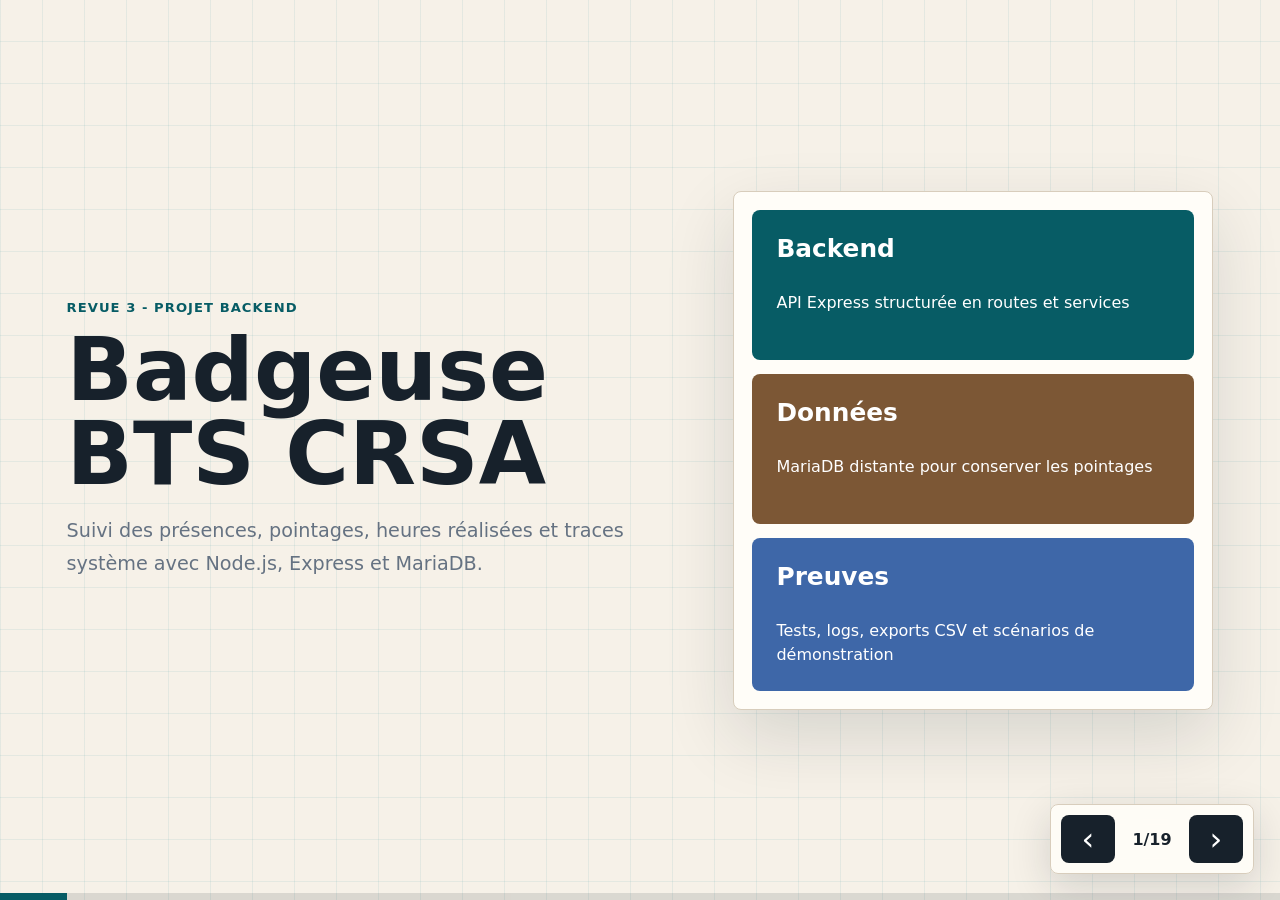
<file: index.html>
<!DOCTYPE html>
<html lang="fr">
<head>
  <meta charset="UTF-8">
  <meta name="viewport" content="width=device-width, initial-scale=1.0">
  <title>Revue 3 - Badgeuse BTS CRSA</title>
  <link rel="stylesheet" href="./revue3.css">
</head>
<body>
  <main class="deck" id="deck">
    <section class="slide cover active" data-title="Introduction">
      <div class="slide-copy">
        <p class="kicker">Revue 3 - Projet backend</p>
        <h1>Badgeuse BTS CRSA</h1>
        <p class="lead">
          Suivi des présences, pointages, heures réalisées et traces système avec
          Node.js, Express et MariaDB.
        </p>
      </div>
      <div class="cover-panel">
        <div>
          <strong>Backend</strong>
          <span>API Express structurée en routes et services</span>
        </div>
        <div>
          <strong>Données</strong>
          <span>MariaDB distante pour conserver les pointages</span>
        </div>
        <div>
          <strong>Preuves</strong>
          <span>Tests, logs, exports CSV et scénarios de démonstration</span>
        </div>
      </div>
    </section>

    <section class="slide" data-title="Contexte">
      <div class="slide-copy">
        <p class="kicker">Remise en contexte</p>
        <h2>Point de départ</h2>
        <p>
          Le besoin est de remplacer un suivi manuel des présences par un système
          centralisé. Un étudiant pointe, le serveur traite l'information, la base
          conserve les données, puis l'interface affiche l'état du jour et les heures.
        </p>
      </div>
      <div class="cards three">
        <article>
          <span>01</span>
          <h3>Fiabiliser</h3>
          <p>Éviter les oublis et garder une trace exploitable.</p>
        </article>
        <article>
          <span>02</span>
          <h3>Centraliser</h3>
          <p>Avoir les étudiants, présences et rapports au même endroit.</p>
        </article>
        <article>
          <span>03</span>
          <h3>Présenter</h3>
          <p>Montrer un backend compréhensible, pas seulement du code.</p>
        </article>
      </div>
    </section>

    <section class="slide diagram-slide" data-title="Diagramme de déploiement">
      <div class="slide-copy">
        <p class="kicker">Diagrammes du projet</p>
        <h2>Diagramme de déploiement</h2>
        <p>
          Ce schéma montre où se trouvent les parties du système: le matériel de badgeuse,
          le serveur de pointage, la base de données et le poste d'administration.
        </p>
      </div>
      <button class="diagram image-diagram" type="button" data-zoom="Diagramme de déploiement">
        <img src="./assets/revue3/diagramme-deploiement.png" alt="Diagramme de déploiement du système Badge CRSA">
        <span class="diagram-caption">Cliquer pour zoomer le diagramme.</span>
      </button>
    </section>

    <section class="slide diagram-slide" data-title="Cas d'utilisation">
      <div class="slide-copy">
        <p class="kicker">Diagrammes du projet</p>
        <h2>Cas d'utilisation</h2>
        <p>
          Ce diagramme montre les actions principales: badger, saisir un code de secours,
          consulter les rapports, exporter les données et gérer les comptes étudiants.
        </p>
      </div>
      <button class="diagram image-diagram" type="button" data-zoom="Diagramme de cas d'utilisation">
        <img src="./assets/revue3/diagramme-cas-utilisation.png" alt="Diagramme de cas d'utilisation du système Badge CRSA">
        <span class="diagram-caption">Les flèches montrent quelles actions mettent à jour les rapports.</span>
      </button>
    </section>

    <section class="slide diagram-slide" data-title="Diagramme de Gantt">
      <div class="slide-copy">
        <p class="kicker">Diagrammes du projet</p>
        <h2>Planning du projet</h2>
        <p>
          Le Gantt sert à expliquer la répartition du travail: base de données, backend,
          interface d'administration, tests, corrections et préparation de l'oral.
        </p>
      </div>
      <button class="diagram image-diagram" type="button" data-zoom="Diagramme de Gantt">
        <img src="./assets/revue3/diagramme-gantt.png" alt="Diagramme de Gantt du projet Badgeuse BTS CRSA">
        <span class="diagram-caption">Ce visuel permet de situer la revue 3 dans l'avancement global.</span>
      </button>
    </section>

    <section class="slide diagram-slide" data-title="Schéma relationnel">
      <div class="slide-copy">
        <p class="kicker">Diagrammes du projet</p>
        <h2>Schéma relationnel</h2>
        <p>
          Ici on voit les tables réellement utilisées: étudiants, pointages, sessions,
          utilisateurs et logs. C'est la partie la plus importante pour expliquer la base.
        </p>
      </div>
      <button class="diagram image-diagram" type="button" data-zoom="Schéma relationnel de la base">
        <img src="./assets/revue3/schema-relationnel.png" alt="Schéma relationnel de la base de données Badge CRSA">
        <span class="diagram-caption">Les liens partent surtout de la table étudiants vers les pointages et sessions.</span>
      </button>
    </section>

    <section class="slide diagram-slide" data-title="MCD simplifié">
      <div class="slide-copy">
        <p class="kicker">Diagrammes du projet</p>
        <h2>MCD simplifié</h2>
        <p>
          Cette version est plus facile à expliquer: l'étudiant est au centre, puis on voit
          autour les pointages, les sessions, les présences journalières, les utilisateurs et les logs.
        </p>
      </div>
      <button class="diagram image-diagram" type="button" data-zoom="MCD simplifié">
        <img src="./assets/revue3/mcd-simple.png" alt="MCD simplifié du projet Badgeuse BTS CRSA">
        <span class="diagram-caption">Le MCD sert à expliquer le sens des données, le schéma relationnel sert à montrer les tables exactes.</span>
      </button>
    </section>

    <section class="slide diagram-slide" data-title="Diagramme de séquence">
      <div class="slide-copy">
        <p class="kicker">Diagrammes du projet</p>
        <h2>Diagramme de séquence</h2>
        <p>
          Ce diagramme décrit le scénario complet: arrivée, départ, oubli de badge,
          détection en fin de journée et correction administrative.
        </p>
      </div>
      <button class="diagram image-diagram" type="button" data-zoom="Diagramme de séquence">
        <img src="./assets/revue3/diagramme-sequence.png" alt="Diagramme de séquence des pointages arrivée départ et correction">
        <span class="diagram-caption">C'est le meilleur schéma pour expliquer la logique métier du pointage.</span>
      </button>
    </section>

    <section class="slide" data-title="Revue 2 vers revue 3">
      <div class="slide-copy">
        <p class="kicker">Transition</p>
        <h2>Ce qui a évolué depuis</h2>
        <p>
          La revue 2 posait la base technique. La revue 3 montre une version plus
          complète, avec des règles métier, des exports, des logs et des tests.
        </p>
      </div>
      <div class="comparison">
        <article>
          <h3>Base de départ</h3>
          <ul>
            <li>Serveur Express en place</li>
            <li>Connexion MariaDB distante</li>
            <li>Premières routes API</li>
            <li>Authentification expliquée</li>
          </ul>
        </article>
        <article>
          <h3>Version actuelle</h3>
          <ul>
            <li>Routes séparées par domaine</li>
            <li>Services backend réutilisables</li>
            <li>Pointages transformés en sessions</li>
            <li>Logs, exports CSV et tests d'annexe</li>
          </ul>
        </article>
      </div>
    </section>

    <section class="slide" data-title="Architecture">
      <div class="slide-copy">
        <p class="kicker">Version actuelle</p>
        <h2>Architecture générale</h2>
        <p>
          Le projet garde une logique simple en trois couches. Le navigateur ne parle
          pas directement à la base: il passe toujours par le serveur Express.
        </p>
      </div>
      <button class="diagram wide" type="button" data-zoom="Architecture générale actuelle">
        <div class="node browser">
          <strong>Navigateur</strong>
          <span>HTML, CSS, JavaScript</span>
        </div>
        <div class="arrow">requete HTTP</div>
        <div class="node server">
          <strong>Backend Express</strong>
          <span>routes, session, services</span>
        </div>
        <div class="arrow">requete SQL</div>
        <div class="node db">
          <strong>MariaDB</strong>
          <span>données persistantes</span>
        </div>
      </button>
    </section>

    <section class="slide" data-title="Organisation backend">
      <div class="slide-copy">
        <p class="kicker">Version actuelle</p>
        <h2>Organisation du backend</h2>
        <p>
          Le code est séparé pour rester lisible: les routes reçoivent les requêtes,
          les services appliquent les règles, et les utilitaires gèrent les cas communs.
        </p>
      </div>
      <button class="diagram stack" type="button" data-zoom="Organisation du backend">
        <div class="layer">
          <strong>server.js</strong>
          <span>lancement du serveur et vérification de la base</span>
        </div>
        <div class="layer">
          <strong>src/app.js</strong>
          <span>middlewares, session, fichiers statiques et routes</span>
        </div>
        <div class="layer grid-layer">
          <span>authRoutes</span>
          <span>attendanceRoutes</span>
          <span>reportRoutes</span>
          <span>systemRoutes</span>
        </div>
        <div class="layer grid-layer">
          <span>attendanceService</span>
          <span>reportService</span>
          <span>systemLogService</span>
          <span>autoCloseService</span>
        </div>
      </button>
    </section>

    <section class="slide" data-title="Authentification">
      <div class="slide-copy">
        <p class="kicker">Sécurité</p>
        <h2>Connexion et routes protégées</h2>
        <p>
          L'utilisateur se connecte avec un compte actif. La session Express garde son
          identité, puis le middleware bloque les routes sensibles si personne n'est connecté.
        </p>
      </div>
      <button class="diagram sequence" type="button" data-zoom="Parcours d'authentification actuel">
        <div class="step"><b>1</b><span>Saisie login / mot de passe</span></div>
        <div class="step"><b>2</b><span>POST /auth/login</span></div>
        <div class="step"><b>3</b><span>Vérification dans utilisateurs</span></div>
        <div class="step"><b>4</b><span>Création de session</span></div>
        <div class="step"><b>5</b><span>Accès aux routes API protégées</span></div>
      </button>
    </section>

    <section class="slide" data-title="Pointages">
      <div class="slide-copy">
        <p class="kicker">Règle métier</p>
        <h2>Du pointage brut à la session</h2>
        <p>
          Un pointage est un événement simple: arrivée ou départ. Le backend reconstruit
          ensuite les sessions de présence avec une heure d'arrivée, une heure de départ
          et une durée en minutes.
        </p>
      </div>
      <button class="diagram pipeline" type="button" data-zoom="Traitement des pointages">
        <div><strong>ARRIVÉE</strong><span>badge, code ou manuel</span></div>
        <div><strong>pointages</strong><span>événements horodatés</span></div>
        <div><strong>syncPointagesForDate</strong><span>règle métier backend</span></div>
        <div><strong>sessions_presence</strong><span>durée calculée</span></div>
        <div><strong>DÉPART auto</strong><span>fermeture selon horaires</span></div>
      </button>
    </section>

    <section class="slide" data-title="API">
      <div class="slide-copy">
        <p class="kicker">API</p>
        <h2>Routes API importantes</h2>
        <p>
          Les routes sont regroupées par usage. C'est plus facile à maintenir.
        </p>
      </div>
      <button class="diagram api-map" type="button" data-zoom="Carte des routes API">
        <article>
          <h3>Authentification</h3>
          <code>POST /auth/login</code>
          <code>GET /auth/me</code>
        </article>
        <article>
          <h3>Étudiants</h3>
          <code>GET /api/students</code>
          <code>POST /api/students</code>
        </article>
        <article>
          <h3>Présence</h3>
          <code>POST /api/presence</code>
          <code>POST /api/manual/now</code>
        </article>
        <article>
          <h3>Rapports</h3>
          <code>GET /api/reports</code>
          <code>GET /api/progress</code>
        </article>
        <article>
          <h3>Système</h3>
          <code>GET /api/logs</code>
          <code>POST /api/debug/auto-close</code>
        </article>
      </button>
    </section>

    <section class="slide" data-title="Preuves">
      <div class="slide-copy">
        <p class="kicker">Tests et fiabilité</p>
        <h2>Ce que je peux prouver</h2>
        <p>
          L'annexe de tests montre que les comportements importants ne reposent pas
          uniquement sur des essais manuels.
        </p>
      </div>
      <button class="diagram proof" type="button" data-zoom="Preuves techniques">
        <article><strong>01</strong><span>Gestion correcte des heures et formats</span></article>
        <article><strong>02</strong><span>Logs système lisibles et exploitables</span></article>
        <article><strong>03</strong><span>Message clair si la base tombe</span></article>
        <article><strong>04</strong><span>Route protégée bloquée sans session</span></article>
        <article><strong>05</strong><span>Objectif de progression fiable par défaut</span></article>
        <article><strong>06</strong><span>Cas concrets faciles à rejouer</span></article>
      </button>
    </section>

    <section class="slide code-slide" data-title="Code commenté - route pointage">
      <div class="slide-copy">
        <p class="kicker">Code à expliquer</p>
        <h2>Route de pointage manuel</h2>
        <p>
          Cet extrait montre une route Express classique: on protège l'accès, on vérifie
          les données reçues, puis on appelle le service qui écrit en base.
        </p>
      </div>
      <div class="code-panel">
        <pre><code>router.post("/api/manual/now", requireAuth, async (req, res) =&gt; {
  // 1. On récupère les informations envoyées par l'interface.
  const { id_etudiant, action } = req.body;

  // 2. On évite d'écrire en base si la requête est incomplète.
  if (!id_etudiant || !action) {
    return res.status(400).json({ error: "Champs manquants" });
  }

  // 3. Seules deux actions sont autorisées: ARRIVEE ou DEPART.
  if (!ALLOWED_POINTAGE_TYPES.includes(action)) {
    return res.status(400).json({ error: "action invalide" });
  }

  // 4. Le service crée le pointage et resynchronise la journée.
  const result = await createManualPointage({ idEtudiant: id_etudiant, action });

  res.json({ ok: true, date_jour: result.date_jour });
});</code></pre>
      </div>
    </section>

    <section class="slide code-slide" data-title="Code commenté - sessions">
      <div class="slide-copy">
        <p class="kicker">Code à expliquer</p>
        <h2>Créer un pointage puis mettre à jour les sessions</h2>
        <p>
          On crée un événement de pointage,
          puis on demande au backend de recalculer les sessions de la journée.
        </p>
      </div>
      <div class="code-panel">
        <pre><code>async function createManualPointage({ idEtudiant, action }) {
  // 1. On récupère la date du jour et l'heure actuelle.
  const date = todayISO();
  const horodatage = nowParisDateTimeSQL();

  // 2. On enregistre le pointage brut dans la table "pointages".
  await insertPointage({
    idEtudiant,
    typePointage: action,    // ARRIVEE ou DEPART
    horodatage,
    modeSaisie: "MANUEL"
  });

  // 3. Le backend recalcule les sessions à partir des pointages.
  // Exemple: une ARRIVEE + un DEPART deviennent une session avec durée.
  await syncPointagesForDate(date);

  // 4. La route peut répondre à l'interface avec la date traitée.
  return {
    date_jour: date,
    horodatage
  };
}</code></pre>
      </div>
    </section>

    <section class="slide code-slide" data-title="Code commenté - sécurité">
      <div class="slide-copy">
        <p class="kicker">Code à expliquer</p>
        <h2>Sécurité et traces</h2>
        <p>
          Deux éléments: une route protégée refuse un
          utilisateur non connecté, et chaque action importante peut être journalisée.
        </p>
      </div>
      <div class="code-panel double-code">
        <pre><code>function requireAuth(req, res, next) {
  // Si aucune session utilisateur n'existe,
  // l'API refuse l'accès à la route.
  if (!req.session.user) {
    return res.status(401).json({ error: "Non authentifié" });
  }

  next();
}</code></pre>
        <pre><code>await safeInsertSystemLog(
  "INFO",
  // Le log indique qui a fait l'action,
  // sur quel étudiant et à quelle date.
  `${getActorLabel(req)} a défini le statut ${statut}
   pour l'étudiant #${id_etudiant} le ${date}.`
);</code></pre>
      </div>
    </section>

    <section class="slide" data-title="Bilan">
      <div class="slide-copy">
        <p class="kicker">Bilan de la revue 3</p>
        <h2>Une base backend exploitable</h2>
        <p>
          La revue 3 montre une application qui ne se limite plus à des pages statiques:
          le serveur traite les présences, applique les règles métier, protège les routes
          sensibles et garde des traces vérifiables.
        </p>
      </div>
      <div class="cards three">
        <article>
          <span>01</span>
          <h3>Fonctionnel</h3>
          <p>
            Les pointages peuvent être créés, corrigés et transformés en sessions de
            présence avec une durée exploitable pour les rapports.
          </p>
        </article>
        <article>
          <span>02</span>
          <h3>Structuré</h3>
          <p>
            Les routes, services, middlewares et utilitaires sont séparés pour rendre
            le backend plus lisible.
          </p>
        </article>
        <article>
          <span>03</span>
          <h3>Intégré</h3>
          <p>
            L'interface communique avec l'API, les actions mettent à jour la base de
            données et les informations affichées correspondent à l'état réel du système.
          </p>
        </article>
      </div>
    </section>

  </main>

  <aside class="controls" aria-label="Navigation des slides">
    <button id="prev-slide" type="button" aria-label="Slide précédente">‹</button>
    <div class="counter"><span id="current-slide">1</span>/<span id="total-slides">19</span></div>
    <button id="next-slide" type="button" aria-label="Slide suivante">›</button>
  </aside>

  <div class="progress" aria-hidden="true"><span id="progress-bar"></span></div>

  <dialog class="zoom-dialog" id="zoom-dialog">
    <div class="zoom-head">
      <strong id="zoom-title">Diagramme</strong>
      <button id="close-zoom" type="button">Fermer</button>
    </div>
    <div class="zoom-content" id="zoom-content"></div>
  </dialog>

  <script src="./revue3.js"></script>
</body>
</html>
</file>
<file: revue3.css>
:root {
  --ink: #17212b;
  --muted: #657282;
  --paper: #f6f1e8;
  --panel: #fffdf8;
  --line: #d8cdbc;
  --teal: #087f8c;
  --teal-dark: #075c65;
  --blue: #3e67a8;
  --green: #4d8a57;
  --amber: #d5912a;
  --coral: #d85f4f;
  --brown: #7c5735;
  --shadow: 0 26px 70px rgba(23, 33, 43, 0.14);
}

* {
  box-sizing: border-box;
}

html,
body {
  margin: 0;
  height: 100%;
  overflow: hidden;
}

body {
  font-family: Inter, ui-sans-serif, system-ui, -apple-system, BlinkMacSystemFont, "Segoe UI", sans-serif;
  color: var(--ink);
  background:
    linear-gradient(90deg, rgba(8, 127, 140, 0.08) 1px, transparent 1px),
    linear-gradient(0deg, rgba(8, 127, 140, 0.08) 1px, transparent 1px),
    var(--paper);
  background-size: 42px 42px;
}

button {
  font: inherit;
}

.deck {
  position: relative;
  width: 100vw;
  height: 100vh;
}

.slide {
  position: absolute;
  inset: 0;
  display: grid;
  grid-template-columns: minmax(320px, 0.85fr) minmax(0, 1.15fr);
  align-items: center;
  gap: clamp(22px, 3.6vw, 54px);
  padding: clamp(28px, 4.2vw, 58px) clamp(38px, 5.2vw, 86px);
  opacity: 0;
  transform: translateX(46px);
  pointer-events: none;
  transition: opacity 240ms ease, transform 240ms ease;
}

.slide.active {
  opacity: 1;
  transform: translateX(0);
  pointer-events: auto;
}

.slide-copy {
  max-width: 720px;
}

.cover {
  grid-template-columns: minmax(0, 1fr) 480px;
}

.kicker {
  margin: 0 0 14px;
  color: var(--teal-dark);
  font-size: 0.82rem;
  font-weight: 850;
  letter-spacing: 0.08em;
  text-transform: uppercase;
}

h1,
h2,
h3,
p,
li,
span,
strong {
  overflow-wrap: anywhere;
}

h1 {
  margin: 0;
  font-size: clamp(2.8rem, 6.8vw, 6.3rem);
  line-height: 0.96;
  letter-spacing: 0;
}

h2 {
  margin: 0;
  font-size: clamp(2rem, 4.2vw, 4.1rem);
  line-height: 1.02;
  letter-spacing: 0;
}

.lead,
.slide-copy p:not(.kicker) {
  color: var(--muted);
  font-size: clamp(1.05rem, 1.5vw, 1.28rem);
  line-height: 1.7;
}

.cover-panel,
.cards article,
.comparison article,
.timeline article,
.diagram {
  border: 1px solid var(--line);
  border-radius: 8px;
  background: var(--panel);
  box-shadow: var(--shadow);
}

.cover-panel {
  display: grid;
  gap: 14px;
  padding: 18px;
}

.cover-panel div {
  min-height: 150px;
  padding: 24px;
  border-radius: 8px;
  color: #fff;
}

.cover-panel div:nth-child(1) {
  background: var(--teal-dark);
}

.cover-panel div:nth-child(2) {
  background: var(--brown);
}

.cover-panel div:nth-child(3) {
  background: var(--blue);
}

.cover-panel strong,
.cover-panel span {
  display: block;
}

.cover-panel strong {
  font-size: 1.55rem;
}

.cover-panel span {
  margin-top: 28px;
  line-height: 1.5;
}

.cards {
  display: grid;
  gap: 16px;
}

.cards.three {
  grid-template-columns: repeat(3, minmax(0, 1fr));
}

.cards article {
  min-height: 260px;
  padding: 24px;
}

.cards span,
.timeline span {
  display: inline-flex;
  padding: 7px 10px;
  border-radius: 6px;
  color: #fff;
  background: var(--coral);
  font-weight: 850;
}

.cards h3,
.comparison h3 {
  margin: 28px 0 10px;
  font-size: 1.55rem;
}

.cards p,
.timeline p,
.comparison li {
  color: var(--muted);
  line-height: 1.55;
}

.comparison {
  display: grid;
  grid-template-columns: repeat(2, minmax(0, 1fr));
  gap: 16px;
}

.comparison article {
  min-height: 390px;
  padding: 30px;
}

.comparison article:nth-child(1) {
  border-top: 8px solid var(--amber);
}

.comparison article:nth-child(2) {
  border-top: 8px solid var(--teal);
}

.comparison ul {
  margin: 18px 0 0;
  padding-left: 22px;
}

.comparison li {
  margin: 12px 0;
}

.diagram {
  width: 100%;
  min-height: min(54vh, 500px);
  padding: 18px;
  border: 1px solid var(--line);
  cursor: zoom-in;
  color: var(--ink);
  text-align: left;
}

.diagram-slide {
  grid-template-columns: minmax(270px, 0.48fr) minmax(0, 1.52fr);
}

.image-diagram {
  display: flex;
  flex-direction: column;
  justify-content: center;
  gap: 14px;
  min-height: min(66vh, 610px);
  background: #fff;
}

.image-diagram img {
  display: block;
  width: 100%;
  max-height: min(58vh, 535px);
  object-fit: contain;
  border-radius: 6px;
}

.diagram-caption {
  display: block;
  color: var(--muted);
  font-size: 0.95rem;
  text-align: center;
}

.diagram:hover {
  outline: 4px solid rgba(8, 127, 140, 0.16);
}

.wide {
  display: grid;
  grid-template-columns: 1fr 120px 1fr 120px 1fr;
  align-items: stretch;
  gap: 12px;
}

.node {
  display: flex;
  flex-direction: column;
  justify-content: space-between;
  min-height: 300px;
  padding: 24px;
  border-radius: 8px;
  color: #fff;
}

.node strong {
  font-size: 1.55rem;
}

.node span {
  line-height: 1.45;
}

.browser {
  background: var(--blue);
}

.server {
  background: var(--teal-dark);
}

.db {
  background: var(--brown);
}

.arrow {
  display: grid;
  place-items: center;
  color: var(--muted);
  font-weight: 850;
  text-align: center;
}

.arrow::after,
.pipeline div:not(:last-child)::after,
.sequence .step:not(:last-child)::after {
  content: ">";
  display: block;
  margin-top: 12px;
  color: var(--teal-dark);
  font-size: 2rem;
  font-weight: 900;
}

.stack {
  display: grid;
  gap: 14px;
}

.layer {
  padding: 22px;
  border-radius: 8px;
  color: #fff;
  background: var(--teal-dark);
}

.layer:nth-child(2) {
  background: var(--blue);
}

.layer:nth-child(3) {
  background: var(--brown);
}

.layer:nth-child(4) {
  background: var(--green);
}

.layer strong,
.layer span {
  display: block;
}

.layer strong {
  font-size: 1.35rem;
}

.layer span {
  margin-top: 8px;
}

.grid-layer {
  display: grid;
  grid-template-columns: repeat(4, minmax(0, 1fr));
  gap: 10px;
}

.grid-layer span {
  margin: 0;
  padding: 12px;
  border-radius: 6px;
  background: rgba(255, 255, 255, 0.16);
  text-align: center;
}

.sequence,
.pipeline {
  display: grid;
  grid-template-columns: repeat(5, minmax(0, 1fr));
  align-items: stretch;
  gap: 12px;
}

.step,
.pipeline div {
  display: flex;
  flex-direction: column;
  justify-content: space-between;
  min-height: 300px;
  padding: 20px;
  border-radius: 8px;
  background: #efe7d8;
}

.step b {
  display: grid;
  place-items: center;
  width: 42px;
  height: 42px;
  border-radius: 8px;
  color: #fff;
  background: var(--teal-dark);
}

.step span,
.pipeline span {
  color: var(--muted);
  line-height: 1.45;
}

.pipeline strong {
  font-size: 1.1rem;
}

.mcd {
  position: relative;
  display: grid;
  grid-template-columns: repeat(3, minmax(0, 1fr));
  grid-template-rows: repeat(3, minmax(126px, auto));
  gap: 24px;
  overflow: hidden;
}

.mcd::before {
  content: "";
  position: absolute;
  inset: 70px;
  border: 3px dashed rgba(8, 127, 140, 0.34);
  border-radius: 8px;
  pointer-events: none;
}

.entity {
  position: relative;
  z-index: 1;
  padding: 16px;
  border: 2px solid var(--teal-dark);
  border-radius: 8px;
  background: var(--panel);
}

.entity h3,
.entity p {
  margin: 0;
}

.entity h3 {
  margin-bottom: 10px;
}

.entity p {
  color: var(--muted);
  line-height: 1.45;
}

.etudiants {
  grid-column: 2;
  grid-row: 2;
}

.pointages {
  grid-column: 3;
  grid-row: 1;
  border-color: var(--amber);
}

.sessions {
  grid-column: 3;
  grid-row: 3;
  border-color: var(--green);
}

.presence {
  grid-column: 1;
  grid-row: 3;
  border-color: var(--coral);
}

.users {
  grid-column: 1;
  grid-row: 1;
  border-color: var(--blue);
}

.logs {
  grid-column: 2;
  grid-row: 1;
  border-color: var(--brown);
}

.link {
  position: relative;
  z-index: 2;
  display: grid;
  place-items: center;
  padding: 8px;
  border-radius: 6px;
  background: #efe7d8;
  color: var(--teal-dark);
  font-weight: 850;
  text-align: center;
}

.l1 {
  grid-column: 3;
  grid-row: 2;
}

.l2 {
  grid-column: 1;
  grid-row: 2;
}

.l3 {
  grid-column: 2;
  grid-row: 3;
}

.l4 {
  grid-column: 3;
  grid-row: 2;
  align-self: end;
}

.tech-map,
.setup-map,
.capability-map,
.api-map,
.proof {
  display: grid;
  gap: 12px;
}

.tech-map {
  grid-template-columns: repeat(4, minmax(0, 1fr));
}

.setup-map,
.capability-map,
.api-map {
  grid-template-columns: repeat(5, minmax(0, 1fr));
}

.tech-map article,
.setup-map article,
.capability-map article,
.api-map article,
.proof article {
  min-height: 230px;
  padding: 18px;
  border-radius: 8px;
  background: #efe7d8;
}

.tech-map article,
.capability-map article {
  display: flex;
  flex-direction: column;
  justify-content: space-between;
}

.tech-map strong,
.setup-map strong,
.capability-map strong {
  display: block;
  font-size: 1.28rem;
}

.tech-map span,
.setup-map span,
.capability-map span {
  display: block;
  margin-top: 30px;
  color: var(--muted);
  line-height: 1.5;
}

.setup-main {
  color: #fff;
  background: var(--teal-dark) !important;
}

.setup-main span {
  color: rgba(255, 255, 255, 0.82);
}

.api-map h3 {
  margin: 0 0 18px;
}

.api-map code {
  display: block;
  margin-top: 10px;
  padding: 8px;
  border-radius: 6px;
  color: var(--teal-dark);
  background: #fffdf8;
  white-space: normal;
}

.proof {
  grid-template-columns: repeat(3, minmax(0, 1fr));
}

.proof article {
  min-height: 170px;
}

.proof strong,
.proof span {
  display: block;
}

.proof strong {
  color: var(--teal-dark);
  font-size: 1.8rem;
}

.proof span {
  margin-top: 26px;
  color: var(--muted);
  line-height: 1.5;
}

.timeline {
  display: grid;
  grid-template-columns: repeat(3, minmax(0, 1fr));
  gap: 14px;
}

.timeline article {
  min-height: 200px;
  padding: 22px;
}

.timeline strong {
  display: block;
  margin-top: 22px;
  font-size: 1.35rem;
}

.code-slide {
  grid-template-columns: minmax(300px, 0.58fr) minmax(0, 1.42fr);
}

.code-panel {
  width: 100%;
  padding: 16px;
  border: 1px solid var(--line);
  border-radius: 8px;
  background: #fffdf8;
  box-shadow: var(--shadow);
  cursor: zoom-in;
}

.code-panel pre {
  margin: 0;
  max-height: 68vh;
  overflow: auto;
}

.code-panel code {
  display: block;
  color: var(--ink);
  font-family: "Cascadia Code", Consolas, "Courier New", monospace;
  font-size: clamp(0.72rem, 0.86vw, 0.9rem);
  line-height: 1.48;
  white-space: pre;
}

.double-code {
  display: grid;
  gap: 14px;
}

.controls {
  position: fixed;
  right: 26px;
  bottom: 26px;
  z-index: 10;
  display: flex;
  align-items: center;
  gap: 10px;
  padding: 10px;
  border: 1px solid var(--line);
  border-radius: 8px;
  background: rgba(255, 253, 248, 0.9);
  box-shadow: 0 12px 40px rgba(23, 33, 43, 0.16);
  backdrop-filter: blur(12px);
}

.controls button {
  display: grid;
  place-items: center;
  width: 54px;
  height: 48px;
  border: 0;
  border-radius: 8px;
  color: #fff;
  background: var(--ink);
  cursor: pointer;
  font-size: 2rem;
  line-height: 1;
}

.counter {
  min-width: 54px;
  text-align: center;
  font-weight: 850;
}

.progress {
  position: fixed;
  left: 0;
  right: 0;
  bottom: 0;
  z-index: 11;
  height: 7px;
  background: rgba(23, 33, 43, 0.12);
}

.progress span {
  display: block;
  width: 0;
  height: 100%;
  background: var(--teal-dark);
  transition: width 240ms ease;
}

.zoom-dialog {
  width: calc(100vw - 32px);
  max-width: none;
  height: calc(100vh - 32px);
  padding: 0;
  border: 0;
  border-radius: 8px;
  background: var(--panel);
  box-shadow: 0 34px 100px rgba(0, 0, 0, 0.34);
}

.zoom-dialog::backdrop {
  background: rgba(23, 33, 43, 0.62);
}

.zoom-head {
  display: flex;
  align-items: center;
  justify-content: space-between;
  gap: 18px;
  padding: 16px 18px;
  border-bottom: 1px solid var(--line);
}

.zoom-head strong {
  font-size: 1.1rem;
}

.zoom-head button {
  padding: 10px 14px;
  border: 0;
  border-radius: 8px;
  color: #fff;
  background: var(--ink);
  cursor: pointer;
}

.zoom-content {
  height: calc(100% - 66px);
  padding: 18px;
  overflow: auto;
}

.zoom-content .diagram {
  width: max-content;
  min-width: calc(100vw - 90px);
  min-height: calc(100vh - 140px);
  box-shadow: none;
  cursor: default;
}

.zoom-content .image-diagram {
  align-items: center;
  width: max-content;
  min-width: min(1500px, calc(100vw - 90px));
  min-height: calc(100vh - 140px);
  padding: 12px;
}

.zoom-content .image-diagram img {
  width: auto;
  height: auto;
  max-width: none;
  max-height: none;
}

.zoom-content .image-diagram.ratio-wide img {
  width: min(100%, calc(100vw - 110px));
  height: auto;
}

.zoom-content .image-diagram.ratio-balanced img {
  width: auto;
  height: min(calc(100vh - 210px), 760px);
}

.zoom-content .image-diagram.ratio-tall img {
  width: auto;
  height: min(calc(100vh - 190px), 900px);
}

.zoom-content .image-diagram.ratio-small img {
  width: min(calc(100vw - 150px), 1120px);
  height: auto;
}

.zoom-content .code-panel {
  width: max-content;
  min-width: calc(100vw - 90px);
  min-height: calc(100vh - 140px);
  cursor: default;
}

.zoom-content .code-panel pre {
  max-height: calc(100vh - 190px);
}

.zoom-content .code-panel code {
  font-size: clamp(1rem, 1.18vw, 1.35rem);
  line-height: 1.62;
}

.zoom-content .diagram:hover {
  outline: none;
}

@media (max-width: 1100px) {
  html,
  body {
    overflow: auto;
  }

  .deck {
    height: auto;
  }

  .slide {
    position: static;
    display: none;
    min-height: 100vh;
    grid-template-columns: 1fr;
    padding: 36px 22px 110px;
  }

  .slide.active {
    display: grid;
  }

  .cover,
  .wide,
  .diagram-slide,
  .code-slide,
  .sequence,
  .pipeline,
  .tech-map,
  .setup-map,
  .capability-map,
  .api-map,
  .proof,
  .timeline,
  .cards.three,
  .comparison {
    grid-template-columns: 1fr;
  }

  .grid-layer {
    grid-template-columns: repeat(2, minmax(0, 1fr));
  }

  .mcd {
    grid-template-columns: 1fr;
    grid-template-rows: auto;
  }

  .mcd::before,
  .link {
    display: none;
  }

  .etudiants,
  .pointages,
  .sessions,
  .presence,
  .users,
  .logs {
    grid-column: auto;
    grid-row: auto;
  }

  .diagram,
  .node,
  .step,
  .pipeline div {
    min-height: auto;
  }

  .image-diagram img {
    max-height: 420px;
  }

  .zoom-content .diagram {
    min-width: 760px;
  }
}
</file>
